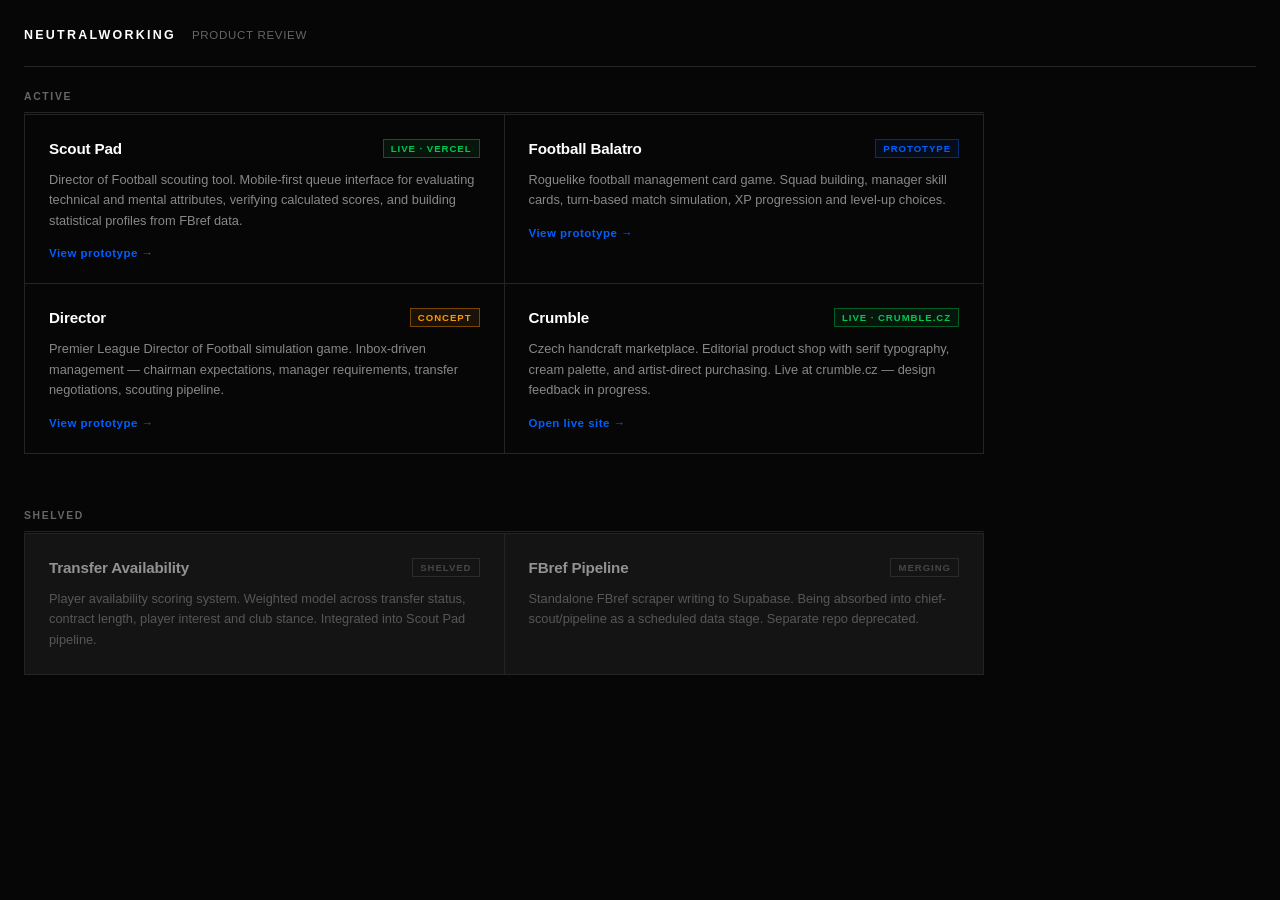
<file: index.html>
<!doctype html>
<html lang="en">
<head>
  <meta charset="UTF-8" />
  <meta name="viewport" content="width=device-width, initial-scale=1.0" />
  <title>neutralworking — product review</title>
  <link rel="stylesheet" href="assets/css/index.css" />
</head>
<body>
  <header class="site-header">
    <span class="site-logo">neutralworking</span>
    <span class="site-sub">product review</span>
  </header>

  <div class="section-label">Active</div>

  <main class="grid">

    <a class="card" href="prototypes/scout-pad/">
      <div class="card-top">
        <span class="card-name">Scout Pad</span>
        <span class="badge badge-live">Live · Vercel</span>
      </div>
      <p class="card-desc">Director of Football scouting tool. Mobile-first queue interface for evaluating technical and mental attributes, verifying calculated scores, and building statistical profiles from FBref data.</p>
      <span class="card-link">View prototype &rarr;</span>
    </a>

    <a class="card" href="prototypes/fbal/">
      <div class="card-top">
        <span class="card-name">Football Balatro</span>
        <span class="badge badge-proto">Prototype</span>
      </div>
      <p class="card-desc">Roguelike football management card game. Squad building, manager skill cards, turn-based match simulation, XP progression and level-up choices.</p>
      <span class="card-link">View prototype &rarr;</span>
    </a>

    <a class="card" href="prototypes/director/">
      <div class="card-top">
        <span class="card-name">Director</span>
        <span class="badge badge-dev">Concept</span>
      </div>
      <p class="card-desc">Premier League Director of Football simulation game. Inbox-driven management — chairman expectations, manager requirements, transfer negotiations, scouting pipeline.</p>
      <span class="card-link">View prototype &rarr;</span>
    </a>

    <a class="card" href="https://crumble.cz" target="_blank" rel="noopener">
      <div class="card-top">
        <span class="card-name">Crumble</span>
        <span class="badge badge-live">Live · crumble.cz</span>
      </div>
      <p class="card-desc">Czech handcraft marketplace. Editorial product shop with serif typography, cream palette, and artist-direct purchasing. Live at crumble.cz — design feedback in progress.</p>
      <span class="card-link">Open live site &rarr;</span>
    </a>

  </main>

  <div class="section-label" style="margin-top:32px;">Shelved</div>

  <main class="grid">

    <div class="card" style="opacity:0.5;cursor:default;">
      <div class="card-top">
        <span class="card-name">Transfer Availability</span>
        <span class="badge badge-shelf">Shelved</span>
      </div>
      <p class="card-desc">Player availability scoring system. Weighted model across transfer status, contract length, player interest and club stance. Integrated into Scout Pad pipeline.</p>
    </div>

    <div class="card" style="opacity:0.5;cursor:default;">
      <div class="card-top">
        <span class="card-name">FBref Pipeline</span>
        <span class="badge badge-shelf">Merging</span>
      </div>
      <p class="card-desc">Standalone FBref scraper writing to Supabase. Being absorbed into chief-scout/pipeline as a scheduled data stage. Separate repo deprecated.</p>
    </div>

  </main>

</body>
</html>
</file>
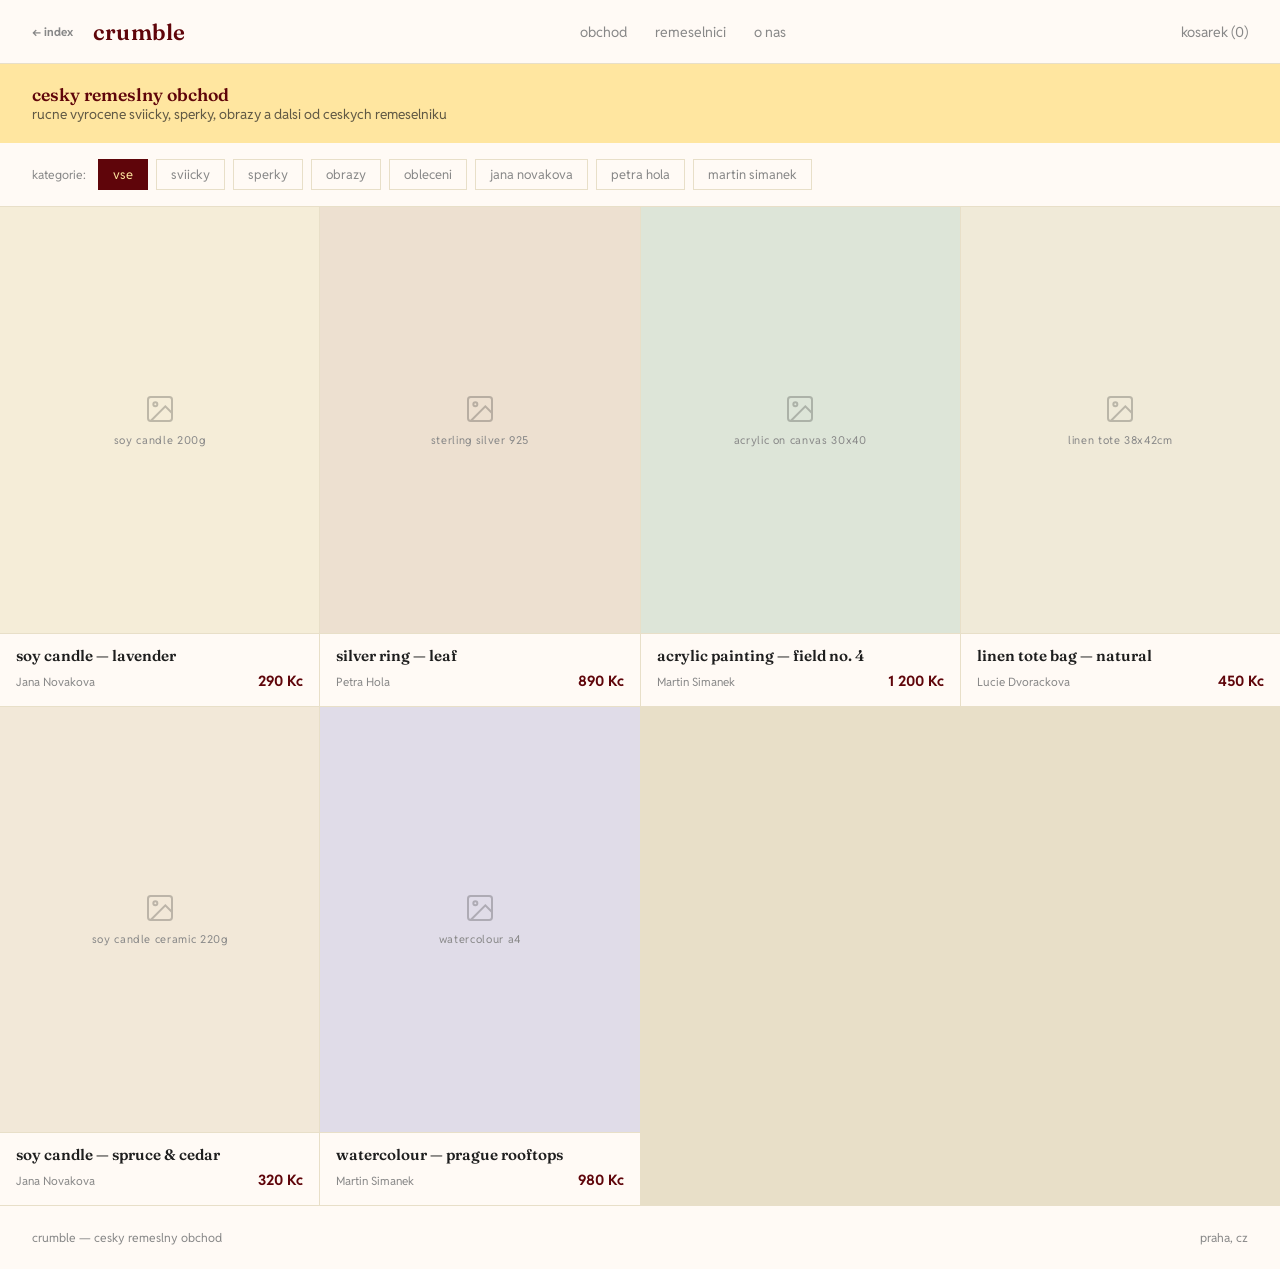
<file: prototypes/crumble/index.html>
<!doctype html>
<html lang="en">
<head>
  <meta charset="UTF-8" />
  <meta name="viewport" content="width=device-width, initial-scale=1.0" />
  <title>Crumble — Cesky remeslny obchod</title>
  <link rel="preconnect" href="https://fonts.googleapis.com" />
  <link rel="preconnect" href="https://fonts.gstatic.com" crossorigin />
  <link href="https://fonts.googleapis.com/css2?family=Fraunces:opsz,wght@9..144,400;9..144,600&family=Reddit+Sans:wght@400;700&display=swap" rel="stylesheet" />
  <style>
    :root {
      --color-burgundy: #5f050a;
      --color-vanilla: #ffe6a0;
      --color-carbon: #1e1e1e;
      --color-seashell: #fffaf5;
      --color-lime: #c8d278;
      --color-olive: #5a643c;
      --color-pink: #e6a0af;
      --color-mid: #888;
      --color-rule: #e8dfc8;
    }

    *, *::before, *::after { box-sizing: border-box; margin: 0; padding: 0; }

    body {
      background: var(--color-seashell);
      color: var(--color-carbon);
      font-family: "Reddit Sans", system-ui, sans-serif;
      font-size: 16px;
      min-height: 100vh;
    }

    h1, h2, h3, .logo { font-family: "Fraunces", Georgia, serif; }

    a { color: inherit; text-decoration: none; }

    /* ── Header ── */
    .site-header {
      border-bottom: 1px solid var(--color-rule);
      padding: 0 32px;
      display: flex;
      align-items: center;
      justify-content: space-between;
      height: 64px;
    }

    .logo {
      font-size: 1.4rem;
      font-weight: 600;
      text-transform: lowercase;
      color: var(--color-burgundy);
      letter-spacing: 0.01em;
    }

    .nav {
      display: flex;
      gap: 28px;
      font-size: 0.875rem;
      color: var(--color-mid);
    }

    .nav a:hover { color: var(--color-carbon); }

    .cart-icon {
      font-size: 0.875rem;
      color: var(--color-mid);
      cursor: pointer;
    }

    /* ── Hero band ── */
    .hero-band {
      background: var(--color-vanilla);
      padding: 20px 32px;
      display: flex;
      align-items: center;
      gap: 16px;
    }

    .hero-band h1 {
      font-size: 1.1rem;
      font-weight: 600;
      text-transform: lowercase;
      color: var(--color-burgundy);
    }

    .hero-band p {
      font-size: 0.85rem;
      color: var(--color-carbon);
      opacity: 0.7;
    }

    /* ── Filter bar ── */
    .filter-bar {
      padding: 16px 32px;
      border-bottom: 1px solid var(--color-rule);
      display: flex;
      gap: 8px;
      flex-wrap: wrap;
      align-items: center;
    }

    .filter-label {
      font-size: 0.75rem;
      color: var(--color-mid);
      margin-right: 4px;
      text-transform: lowercase;
    }

    .filter-btn {
      border: 1px solid var(--color-rule);
      background: transparent;
      color: var(--color-mid);
      font-family: "Reddit Sans", system-ui, sans-serif;
      font-size: 0.8rem;
      text-transform: lowercase;
      padding: 6px 14px;
      border-radius: 0;
      cursor: pointer;
      transition: all 0.15s;
    }

    .filter-btn:hover { border-color: var(--color-carbon); color: var(--color-carbon); }
    .filter-btn.active { background: var(--color-burgundy); border-color: var(--color-burgundy); color: var(--color-vanilla); }

    /* ── Product grid ── */
    .product-grid {
      display: grid;
      grid-template-columns: repeat(auto-fill, minmax(260px, 1fr));
      gap: 1px;
      background: var(--color-rule);
    }

    .product-card {
      background: var(--color-seashell);
      cursor: pointer;
      transition: background 0.15s;
    }

    .product-card:hover { background: #fff8ee; }

    .product-image {
      aspect-ratio: 3/4;
      display: flex;
      align-items: center;
      justify-content: center;
      position: relative;
      overflow: hidden;
    }

    .product-image-placeholder {
      display: flex;
      flex-direction: column;
      align-items: center;
      gap: 8px;
    }
    .product-image-placeholder svg {
      opacity: 0.25;
    }
    .product-image-placeholder span {
      font-size: 0.68rem;
      color: var(--color-mid);
      text-transform: lowercase;
      letter-spacing: 0.06em;
    }

    .product-overlay {
      position: absolute;
      inset: 0;
      background: rgba(255,230,160,0.15);
      display: flex;
      align-items: flex-end;
      padding: 16px;
      opacity: 0;
      transition: opacity 0.2s;
    }

    .product-card:hover .product-overlay { opacity: 1; }

    .product-overlay-btn {
      width: 100%;
      border: 1px solid var(--color-burgundy);
      background: var(--color-seashell);
      color: var(--color-burgundy);
      font-family: "Reddit Sans", system-ui, sans-serif;
      font-size: 0.78rem;
      text-transform: lowercase;
      padding: 9px;
      border-radius: 0;
      cursor: pointer;
      font-weight: 700;
    }

    .product-info {
      padding: 12px 16px 16px;
      border-top: 1px solid var(--color-rule);
    }

    .product-title {
      font-family: "Fraunces", Georgia, serif;
      font-size: 0.95rem;
      font-weight: 600;
      text-transform: lowercase;
      margin-bottom: 6px;
    }

    .product-meta {
      display: flex;
      justify-content: space-between;
      align-items: baseline;
    }

    .product-artist {
      font-size: 0.72rem;
      color: var(--color-mid);
    }

    .product-price {
      font-size: 0.9rem;
      font-weight: 700;
      color: var(--color-burgundy);
    }

    /* ── Footer ── */
    .site-footer {
      border-top: 1px solid var(--color-rule);
      padding: 24px 32px;
      display: flex;
      justify-content: space-between;
    }

    .footer-text {
      font-size: 0.75rem;
      color: var(--color-mid);
      text-transform: lowercase;
    }
  </style>
</head>
<body>

  <header class="site-header">
    <div style="display:flex;align-items:center;gap:20px;">
      <a href="../../index.html" style="font-size:0.72rem;color:var(--color-mid);text-decoration:none;font-weight:700;">← index</a>
      <span class="logo">crumble</span>
    </div>
    <nav class="nav">
      <a href="#">obchod</a>
      <a href="#">remeselnici</a>
      <a href="#">o nas</a>
    </nav>
    <span class="cart-icon">kosarek (0)</span>
  </header>

  <div class="hero-band">
    <div>
      <h1>cesky remeslny obchod</h1>
      <p>rucne vyrocene sviicky, sperky, obrazy a dalsi od ceskych remeselniku</p>
    </div>
  </div>

  <div class="filter-bar">
    <span class="filter-label">kategorie:</span>
    <button class="filter-btn active" onclick="setFilter(this)">vse</button>
    <button class="filter-btn" onclick="setFilter(this)">sviicky</button>
    <button class="filter-btn" onclick="setFilter(this)">sperky</button>
    <button class="filter-btn" onclick="setFilter(this)">obrazy</button>
    <button class="filter-btn" onclick="setFilter(this)">obleceni</button>
    <button class="filter-btn" onclick="setFilter(this)">Jana Novakova</button>
    <button class="filter-btn" onclick="setFilter(this)">Petra Hola</button>
    <button class="filter-btn" onclick="setFilter(this)">Martin Simanek</button>
  </div>

  <div class="product-grid">

    <div class="product-card">
      <div class="product-image" style="background:#f5edd8;">
        <div class="product-image-placeholder"><svg width="32" height="32" viewBox="0 0 24 24" fill="none" stroke="currentColor" stroke-width="1.5"><rect x="3" y="3" width="18" height="18" rx="2"/><circle cx="8.5" cy="8.5" r="1.5"/><path d="m21 15-5-5L5 21"/></svg><span>soy candle 200g</span></div>
        <div class="product-overlay"><button class="product-overlay-btn">pridat do kosarku</button></div>
      </div>
      <div class="product-info">
        <div class="product-title">soy candle &mdash; lavender</div>
        <div class="product-meta">
          <span class="product-artist">Jana Novakova</span>
          <span class="product-price">290 Kc</span>
        </div>
      </div>
    </div>

    <div class="product-card">
      <div class="product-image" style="background:#ede0d0;">
        <div class="product-image-placeholder"><svg width="32" height="32" viewBox="0 0 24 24" fill="none" stroke="currentColor" stroke-width="1.5"><rect x="3" y="3" width="18" height="18" rx="2"/><circle cx="8.5" cy="8.5" r="1.5"/><path d="m21 15-5-5L5 21"/></svg><span>sterling silver 925</span></div>
        <div class="product-overlay"><button class="product-overlay-btn">pridat do kosarku</button></div>
      </div>
      <div class="product-info">
        <div class="product-title">silver ring &mdash; leaf</div>
        <div class="product-meta">
          <span class="product-artist">Petra Hola</span>
          <span class="product-price">890 Kc</span>
        </div>
      </div>
    </div>

    <div class="product-card">
      <div class="product-image" style="background:#dde5d8;">
        <div class="product-image-placeholder"><svg width="32" height="32" viewBox="0 0 24 24" fill="none" stroke="currentColor" stroke-width="1.5"><rect x="3" y="3" width="18" height="18" rx="2"/><circle cx="8.5" cy="8.5" r="1.5"/><path d="m21 15-5-5L5 21"/></svg><span>acrylic on canvas 30x40</span></div>
        <div class="product-overlay"><button class="product-overlay-btn">pridat do kosarku</button></div>
      </div>
      <div class="product-info">
        <div class="product-title">acrylic painting &mdash; field no. 4</div>
        <div class="product-meta">
          <span class="product-artist">Martin Simanek</span>
          <span class="product-price">1 200 Kc</span>
        </div>
      </div>
    </div>

    <div class="product-card">
      <div class="product-image" style="background:#f0ead8;">
        <div class="product-image-placeholder"><svg width="32" height="32" viewBox="0 0 24 24" fill="none" stroke="currentColor" stroke-width="1.5"><rect x="3" y="3" width="18" height="18" rx="2"/><circle cx="8.5" cy="8.5" r="1.5"/><path d="m21 15-5-5L5 21"/></svg><span>linen tote 38x42cm</span></div>
        <div class="product-overlay"><button class="product-overlay-btn">pridat do kosarku</button></div>
      </div>
      <div class="product-info">
        <div class="product-title">linen tote bag &mdash; natural</div>
        <div class="product-meta">
          <span class="product-artist">Lucie Dvorackova</span>
          <span class="product-price">450 Kc</span>
        </div>
      </div>
    </div>

    <div class="product-card">
      <div class="product-image" style="background:#f2e8d8;">
        <div class="product-image-placeholder"><svg width="32" height="32" viewBox="0 0 24 24" fill="none" stroke="currentColor" stroke-width="1.5"><rect x="3" y="3" width="18" height="18" rx="2"/><circle cx="8.5" cy="8.5" r="1.5"/><path d="m21 15-5-5L5 21"/></svg><span>soy candle ceramic 220g</span></div>
        <div class="product-overlay"><button class="product-overlay-btn">pridat do kosarku</button></div>
      </div>
      <div class="product-info">
        <div class="product-title">soy candle &mdash; spruce &amp; cedar</div>
        <div class="product-meta">
          <span class="product-artist">Jana Novakova</span>
          <span class="product-price">320 Kc</span>
        </div>
      </div>
    </div>

    <div class="product-card">
      <div class="product-image" style="background:#e0dce8;">
        <div class="product-image-placeholder"><svg width="32" height="32" viewBox="0 0 24 24" fill="none" stroke="currentColor" stroke-width="1.5"><rect x="3" y="3" width="18" height="18" rx="2"/><circle cx="8.5" cy="8.5" r="1.5"/><path d="m21 15-5-5L5 21"/></svg><span>watercolour A4</span></div>
        <div class="product-overlay"><button class="product-overlay-btn">pridat do kosarku</button></div>
      </div>
      <div class="product-info">
        <div class="product-title">watercolour &mdash; prague rooftops</div>
        <div class="product-meta">
          <span class="product-artist">Martin Simanek</span>
          <span class="product-price">980 Kc</span>
        </div>
      </div>
    </div>

  </div>

  <footer class="site-footer">
    <span class="footer-text">crumble &mdash; cesky remeslny obchod</span>
    <span class="footer-text">Praha, CZ</span>
  </footer>

  <script>
    function setFilter(btn) {
      document.querySelectorAll('.filter-btn').forEach(b => b.classList.remove('active'));
      btn.classList.add('active');
    }
  </script>

</body>
</html>
</file>
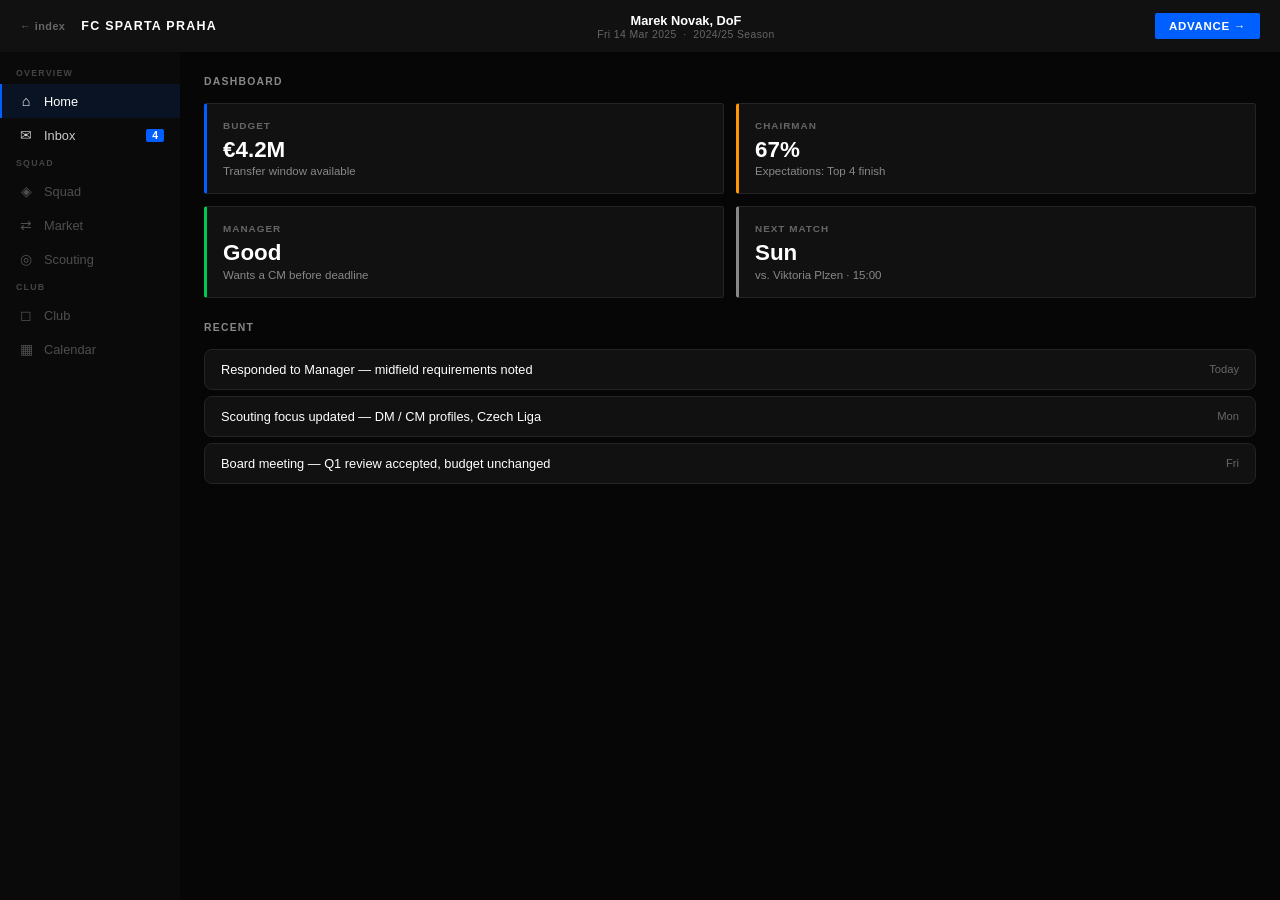
<file: prototypes/director/index.html>
<!doctype html>
<html lang="en">
<head>
  <meta charset="UTF-8" />
  <meta name="viewport" content="width=device-width, initial-scale=1.0" />
  <title>Director — DoF Simulation</title>
  <style>
    :root {
      --bg: #060606;
      --surface: #111111;
      --surface2: #1a1a1a;
      --border: #242424;
      --border2: #333333;
      --accent: #005FFF;
      --accent-dim: rgba(0,95,255,0.10);
      --accent-border: rgba(0,95,255,0.35);
      --green: #00C853;
      --amber: #FF9800;
      --amber-dim: rgba(255,152,0,0.10);
      --red: #FF2442;
      --text: #ffffff;
      --text2: #888888;
      --text3: #666666;
      --sidebar-bg: #0a0a0a;
      --sidebar-text: #cccccc;
      --sidebar-text2: #444444;
      --sidebar-active: #005FFF;
    }

    *, *::before, *::after { box-sizing: border-box; margin: 0; padding: 0; }

    body {
      background: var(--bg);
      color: var(--text);
      font-family: "Helvetica Neue", Helvetica, Arial, sans-serif;
      height: 100vh;
      overflow: hidden;
      display: flex;
      flex-direction: column;
    }

    /* ── Top bar ── */
    .topbar {
      height: 52px;
      background: var(--surface);
      color: var(--text);
      display: flex;
      align-items: center;
      justify-content: space-between;
      padding: 0 20px;
      flex-shrink: 0;
    }

    .topbar-club {
      font-size: 0.78rem;
      font-weight: 700;
      letter-spacing: 0.1em;
      text-transform: uppercase;
    }

    .topbar-center {
      display: flex;
      flex-direction: column;
      align-items: center;
      gap: 1px;
    }

    .topbar-director { font-size: 0.8rem; font-weight: 600; }
    .topbar-meta { font-size: 0.65rem; color: var(--text3); letter-spacing: 0.04em; }

    .topbar-advance {
      background: var(--accent);
      border: none;
      color: white;
      font-size: 0.72rem;
      font-weight: 700;
      letter-spacing: 0.06em;
      text-transform: uppercase;
      padding: 7px 14px;
      border-radius: 2px;
      cursor: pointer;
    }

    /* ── App layout ── */
    .app-layout {
      display: flex;
      flex: 1;
      overflow: hidden;
    }

    /* ── Sidebar ── */
    .sidebar {
      width: 180px;
      background: var(--sidebar-bg);
      flex-shrink: 0;
      display: flex;
      flex-direction: column;
      padding: 16px 0;
      overflow-y: auto;
    }

    .sidebar-section {
      margin-bottom: 6px;
    }

    .sidebar-heading {
      font-size: 0.55rem;
      font-weight: 700;
      letter-spacing: 0.14em;
      text-transform: uppercase;
      color: var(--sidebar-text2);
      padding: 0 16px 6px;
    }

    .sidebar-link {
      display: flex;
      align-items: center;
      gap: 10px;
      padding: 9px 16px;
      font-size: 0.8rem;
      color: var(--sidebar-text);
      cursor: pointer;
      transition: background 0.1s, color 0.1s;
      border-left: 2px solid transparent;
      user-select: none;
    }

    .sidebar-link:hover { background: rgba(255,255,255,0.05); }
    .sidebar-link--dim { opacity: 0.35; cursor: default; pointer-events: none; }

    .sidebar-link.active {
      color: white;
      border-left-color: var(--accent);
      background: var(--accent-dim);
    }

    .sidebar-icon { font-size: 0.9rem; width: 16px; text-align: center; }

    /* ── Main content ── */
    .main-content {
      flex: 1;
      overflow-y: auto;
      padding: 24px;
    }

    .screen { display: none; }
    .screen.active { display: block; }

    /* ── Home screen ── */
    .screen-title {
      font-size: 0.65rem;
      font-weight: 700;
      letter-spacing: 0.12em;
      text-transform: uppercase;
      color: var(--text2);
      margin-bottom: 16px;
    }

    .status-grid {
      display: grid;
      grid-template-columns: repeat(2, 1fr);
      gap: 12px;
      margin-bottom: 24px;
    }

    .status-tile {
      background: var(--surface);
      border: 1px solid var(--border);
      border-radius: 3px;
      padding: 16px;
    }

    .tile-label {
      font-size: 0.62rem;
      font-weight: 700;
      letter-spacing: 0.1em;
      text-transform: uppercase;
      color: var(--text3);
      margin-bottom: 8px;
    }

    .tile-value {
      font-size: 1.4rem;
      font-weight: 800;
      color: var(--text);
      line-height: 1;
      margin-bottom: 4px;
    }

    .tile-sub {
      font-size: 0.72rem;
      color: var(--text2);
    }

    .tile-good { border-left: 3px solid var(--accent); }
    .tile-warn { border-left: 3px solid var(--amber); }
    .tile-ok   { border-left: 3px solid var(--green); }
    .tile-info { border-left: 3px solid var(--text2); }

    /* ── Inbox screen ── */
    .inbox-list { display: flex; flex-direction: column; gap: 1px; }

    .inbox-item {
      background: var(--surface);
      border: 1px solid var(--border);
      border-radius: 3px;
      padding: 14px 16px;
      display: flex;
      gap: 12px;
      align-items: flex-start;
      cursor: pointer;
      transition: background 0.1s;
      margin-bottom: 6px;
    }

    .inbox-item:hover { background: var(--surface2); }
    .inbox-item.unread { border-left: 3px solid var(--accent); }

    .inbox-sender-tag {
      font-size: 0.62rem;
      font-weight: 700;
      letter-spacing: 0.07em;
      text-transform: uppercase;
      padding: 2px 6px;
      border-radius: 4px;
      white-space: nowrap;
      flex-shrink: 0;
      margin-top: 1px;
    }

    .tag-chairman { background: rgba(255,152,0,0.10); color: var(--amber); }
    .tag-manager  { background: var(--accent-dim); color: var(--accent); }
    .tag-scout    { background: rgba(0,200,83,0.10); color: var(--green); }
    .tag-agent    { background: rgba(255,36,66,0.10); color: var(--red); }

    .inbox-body { flex: 1; min-width: 0; }

    .inbox-from {
      font-size: 0.8rem;
      font-weight: 700;
      margin-bottom: 3px;
    }

    .inbox-subject {
      font-size: 0.8rem;
      color: var(--text);
      margin-bottom: 3px;
      white-space: nowrap;
      overflow: hidden;
      text-overflow: ellipsis;
    }

    .inbox-preview {
      font-size: 0.73rem;
      color: var(--text2);
      white-space: nowrap;
      overflow: hidden;
      text-overflow: ellipsis;
    }

    .inbox-date {
      font-size: 0.65rem;
      color: var(--text3);
      white-space: nowrap;
      flex-shrink: 0;
    }
  </style>
</head>
<body>

  <!-- Top bar -->
  <div class="topbar">
    <div style="display:flex;align-items:center;gap:16px;">
      <a href="../../index.html" style="font-size:0.68rem;color:var(--text3);text-decoration:none;font-weight:700;letter-spacing:0.04em;">← index</a>
      <span class="topbar-club">FC Sparta Praha</span>
    </div>
    <div class="topbar-center">
      <span class="topbar-director">Marek Novak, DoF</span>
      <span class="topbar-meta">Fri 14 Mar 2025 &nbsp;·&nbsp; 2024/25 Season</span>
    </div>
    <button class="topbar-advance">Advance &rarr;</button>
  </div>

  <div class="app-layout">

    <!-- Sidebar -->
    <nav class="sidebar">
      <div class="sidebar-section">
        <div class="sidebar-heading">Overview</div>
        <div class="sidebar-link active" onclick="showScreen('home', this)">
          <span class="sidebar-icon">⌂</span> Home
        </div>
        <div class="sidebar-link" onclick="showScreen('inbox', this)">
          <span class="sidebar-icon">✉</span> Inbox
          <span style="margin-left:auto;font-size:0.65rem;background:var(--accent);color:white;padding:1px 6px;border-radius:2px;font-weight:700;">4</span>
        </div>
      </div>
      <div class="sidebar-section">
        <div class="sidebar-heading">Squad</div>
        <div class="sidebar-link sidebar-link--dim">
          <span class="sidebar-icon">◈</span> Squad
        </div>
        <div class="sidebar-link sidebar-link--dim">
          <span class="sidebar-icon">⇄</span> Market
        </div>
        <div class="sidebar-link sidebar-link--dim">
          <span class="sidebar-icon">◎</span> Scouting
        </div>
      </div>
      <div class="sidebar-section">
        <div class="sidebar-heading">Club</div>
        <div class="sidebar-link sidebar-link--dim">
          <span class="sidebar-icon">◻</span> Club
        </div>
        <div class="sidebar-link sidebar-link--dim">
          <span class="sidebar-icon">▦</span> Calendar
        </div>
      </div>
    </nav>

    <!-- Main -->
    <main class="main-content">

      <!-- Home screen -->
      <div class="screen active" id="screen-home">
        <div class="screen-title">Dashboard</div>
        <div class="status-grid">
          <div class="status-tile tile-good">
            <div class="tile-label">Budget</div>
            <div class="tile-value">€4.2M</div>
            <div class="tile-sub">Transfer window available</div>
          </div>
          <div class="status-tile tile-warn">
            <div class="tile-label">Chairman</div>
            <div class="tile-value">67%</div>
            <div class="tile-sub">Expectations: Top 4 finish</div>
          </div>
          <div class="status-tile tile-ok">
            <div class="tile-label">Manager</div>
            <div class="tile-value">Good</div>
            <div class="tile-sub">Wants a CM before deadline</div>
          </div>
          <div class="status-tile tile-info">
            <div class="tile-label">Next Match</div>
            <div class="tile-value">Sun</div>
            <div class="tile-sub">vs. Viktoria Plzen &middot; 15:00</div>
          </div>
        </div>
        <div class="screen-title">Recent</div>
        <div style="display:flex;flex-direction:column;gap:6px;">
          <div style="background:var(--surface);border:1px solid var(--border);border-radius:8px;padding:12px 16px;font-size:0.8rem;display:flex;justify-content:space-between;align-items:center;">
            <span style="color:var(--text);">Responded to Manager — midfield requirements noted</span>
            <span style="color:var(--text3);font-size:0.7rem;white-space:nowrap;margin-left:16px;">Today</span>
          </div>
          <div style="background:var(--surface);border:1px solid var(--border);border-radius:8px;padding:12px 16px;font-size:0.8rem;display:flex;justify-content:space-between;align-items:center;">
            <span style="color:var(--text);">Scouting focus updated — DM / CM profiles, Czech Liga</span>
            <span style="color:var(--text3);font-size:0.7rem;white-space:nowrap;margin-left:16px;">Mon</span>
          </div>
          <div style="background:var(--surface);border:1px solid var(--border);border-radius:8px;padding:12px 16px;font-size:0.8rem;display:flex;justify-content:space-between;align-items:center;">
            <span style="color:var(--text);">Board meeting — Q1 review accepted, budget unchanged</span>
            <span style="color:var(--text3);font-size:0.7rem;white-space:nowrap;margin-left:16px;">Fri</span>
          </div>
        </div>
      </div>

      <!-- Inbox screen -->
      <div class="screen" id="screen-inbox">
        <div class="screen-title">Inbox &mdash; 4 unread</div>
        <div class="inbox-list">

          <div class="inbox-item unread">
            <span class="inbox-sender-tag tag-chairman">Chairman</span>
            <div class="inbox-body">
              <div class="inbox-from">Josef Kolar &mdash; Club Chairman</div>
              <div class="inbox-subject">Q1 Performance Review</div>
              <div class="inbox-preview">Transfer spend is within budget. The board expects improvement in squad depth before the winter window closes...</div>
            </div>
            <span class="inbox-date">Today</span>
          </div>

          <div class="inbox-item unread">
            <span class="inbox-sender-tag tag-manager">Manager</span>
            <div class="inbox-body">
              <div class="inbox-from">Pavel Dvorak &mdash; Head Coach</div>
              <div class="inbox-subject">We need a holding midfielder</div>
              <div class="inbox-preview">After Sunday's match I need to be direct — our midfield is too exposed without a dedicated DM. This is Priority 1 for me...</div>
            </div>
            <span class="inbox-date">Today</span>
          </div>

          <div class="inbox-item unread">
            <span class="inbox-sender-tag tag-scout">Scout</span>
            <div class="inbox-body">
              <div class="inbox-from">Tomas Beran &mdash; Chief Scout</div>
              <div class="inbox-subject">Weekly Recruitment Update</div>
              <div class="inbox-preview">Three profiles flagged this week matching CM/DM criteria. Recommending Marek Cech (Bohemians) as priority visit...</div>
            </div>
            <span class="inbox-date">Mon</span>
          </div>

          <div class="inbox-item unread">
            <span class="inbox-sender-tag tag-agent">Agent</span>
            <div class="inbox-body">
              <div class="inbox-from">Lukas Stransky &mdash; Sports Agent</div>
              <div class="inbox-subject">Client available for loan</div>
              <div class="inbox-preview">My client, Ondrej Fiala (24, CM, Sigma Olomouc) is open to a move this window. Very reasonable fee...</div>
            </div>
            <span class="inbox-date">Sun</span>
          </div>

          <div class="inbox-item">
            <span class="inbox-sender-tag tag-manager">Manager</span>
            <div class="inbox-body">
              <div class="inbox-from">Pavel Dvorak &mdash; Head Coach</div>
              <div class="inbox-subject">Squad Strength Review &mdash; March</div>
              <div class="inbox-preview">Overall I am satisfied with the group. The new signing has integrated well. Fitness levels are good ahead of the run-in...</div>
            </div>
            <span class="inbox-date">Sat</span>
          </div>

        </div>
      </div>

    </main>
  </div>

  <script>
    function showScreen(name, link) {
      document.querySelectorAll('.screen').forEach(s => s.classList.remove('active'));
      document.querySelectorAll('.sidebar-link').forEach(l => l.classList.remove('active'));
      document.getElementById('screen-' + name).classList.add('active');
      link.classList.add('active');
    }
  </script>

</body>
</html>
</file>
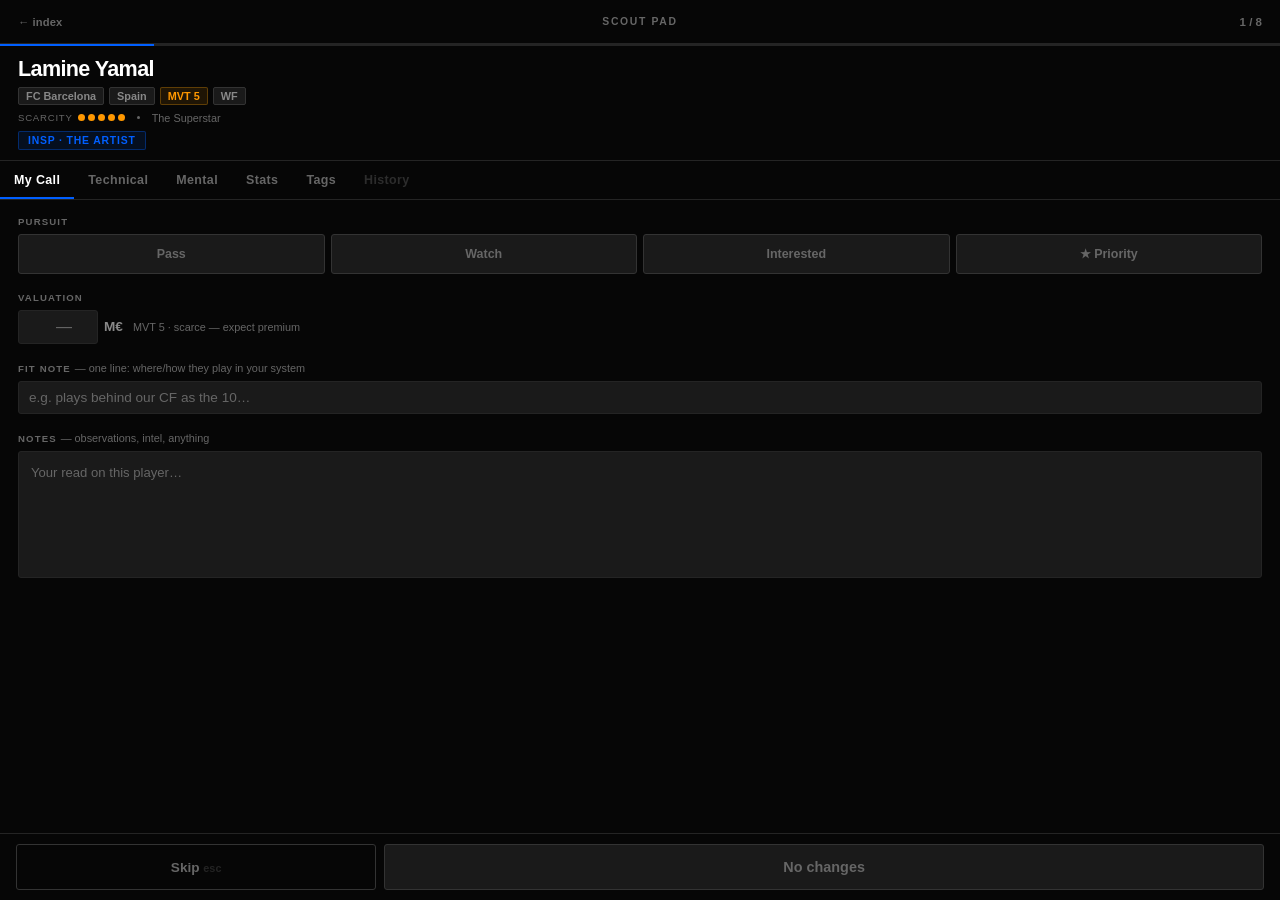
<file: prototypes/scout-pad/index.html>
<!doctype html>
<html lang="en">
<head>
  <meta charset="UTF-8" />
  <meta name="viewport" content="width=device-width, initial-scale=1.0" />
  <title>Scout Pad — Lamine Yamal</title>
  <style>
    :root {
      --bg: #060606;
      --surface: #111111;
      --surface2: #1a1a1a;
      --border: #242424;
      --border2: #333333;
      --accent: #005FFF;
      --accent-dim: rgba(0,95,255,0.10);
      --accent-border: rgba(0,95,255,0.35);
      --green: #00C853;
      --green-dim: rgba(0,200,83,0.10);
      --green-glow: rgba(0,200,83,0.22);
      --amber: #FF9800;
      --amber-dim: rgba(255,152,0,0.10);
      --amber-glow: rgba(255,152,0,0.28);
      --red: #FF2442;
      --red-dim: rgba(255,36,66,0.10);
      --text: #ffffff;
      --text2: #888888;
      --text3: #666666;
    }

    *, *::before, *::after {
      box-sizing: border-box;
      -webkit-tap-highlight-color: transparent;
    }
    html, body {
      height: 100%;
      overflow: hidden;
      margin: 0;
    }
    body {
      background: var(--bg);
      color: var(--text);
      font-family: "Helvetica Neue", Helvetica, Arial, sans-serif;
      overscroll-behavior: none;
    }

    /* Shell */
    .shell {
      display: flex;
      flex-direction: column;
      height: 100dvh;
      overflow: hidden;
    }

    /* Topbar */
    .topbar {
      display: flex;
      align-items: center;
      justify-content: space-between;
      padding: 0 18px;
      height: 44px;
      flex-shrink: 0;
      border-bottom: 1px solid var(--border);
    }
    .topbar-back {
      font-size: 0.7rem;
      font-weight: 600;
      color: var(--text3);
      text-decoration: none;
      letter-spacing: 0.01em;
    }
    .topbar-back:hover { color: var(--text2); }
    .topbar-logo {
      font-size: 0.65rem;
      font-weight: 800;
      letter-spacing: 0.16em;
      text-transform: uppercase;
      color: var(--text3);
      position: absolute;
      left: 50%;
      transform: translateX(-50%);
    }
    .topbar-count {
      font-size: 0.72rem;
      font-weight: 600;
      color: var(--text3);
    }

    /* Progress track */
    .progress-track {
      height: 2px;
      background: var(--border);
      flex-shrink: 0;
    }
    .progress-fill {
      height: 100%;
      background: var(--accent);
      width: 12%;
    }

    /* Player brief */
    .player-brief {
      padding: 11px 18px 10px;
      border-bottom: 1px solid var(--border);
      flex-shrink: 0;
    }
    .brief-name {
      font-size: 1.35rem;
      font-weight: 800;
      letter-spacing: -0.03em;
      line-height: 1.1;
      margin-bottom: 6px;
    }
    .brief-badges {
      display: flex;
      flex-wrap: wrap;
      gap: 5px;
      align-items: center;
      margin-bottom: 7px;
    }
    .badge {
      display: inline-flex;
      align-items: center;
      border-radius: 2px;
      padding: 2px 7px;
      font-size: 0.68rem;
      font-weight: 700;
      border: 1px solid transparent;
    }
    .badge-club   { background: var(--surface2); color: var(--text2); border-color: var(--border2); }
    .badge-nation { background: var(--surface2); color: var(--text2); border-color: var(--border2); }
    .badge-pos    { background: var(--surface2); color: var(--text2); border-color: var(--border2); }
    .badge-mvt    { background: var(--amber-dim); color: var(--amber); border-color: rgba(245,158,11,0.3); }

    .brief-metrics-row {
      display: flex;
      flex-wrap: wrap;
      align-items: center;
      gap: 10px;
      margin-bottom: 6px;
    }
    .scarcity-group {
      display: flex;
      align-items: center;
      gap: 5px;
    }
    .scarcity-label {
      font-size: 0.6rem;
      color: var(--text3);
      text-transform: uppercase;
      letter-spacing: 0.08em;
    }
    .dot-row { display: flex; gap: 3px; align-items: center; }
    .dot { width: 7px; height: 7px; border-radius: 50%; display: inline-block; }
    .dot-on  { background: var(--amber); }
    .dot-off { background: var(--border2); }

    .arch-label {
      font-size: 0.68rem;
      color: var(--text3);
      font-weight: 500;
    }
    .brief-sep {
      display: inline-block;
      width: 3px;
      height: 3px;
      border-radius: 50%;
      background: var(--text3);
      margin: 0 2px;
      vertical-align: middle;
    }

    .personality-chip {
      display: inline-flex;
      align-items: center;
      gap: 5px;
      background: var(--accent-dim);
      border: 1px solid var(--accent-border);
      border-radius: 2px;
      padding: 3px 9px;
      font-size: 0.65rem;
      font-weight: 700;
      color: var(--accent);
      letter-spacing: 0.08em;
      text-transform: uppercase;
    }

    /* Body split */
    .body-split {
      flex: 1;
      display: flex;
      flex-direction: column;
      overflow: hidden;
      min-height: 0;
    }

    /* Tab bar */
    .tab-bar {
      display: flex;
      border-bottom: 1px solid var(--border);
      flex-shrink: 0;
      overflow-x: auto;
      scrollbar-width: none;
    }
    .tab-bar::-webkit-scrollbar { display: none; }
    .tab-btn {
      flex-shrink: 0;
      height: 38px;
      padding: 0 14px;
      font-size: 0.78rem;
      font-weight: 700;
      background: transparent;
      border: none;
      color: var(--text3);
      cursor: pointer;
      position: relative;
      letter-spacing: 0.03em;
      white-space: nowrap;
    }
    .tab-btn.active { color: var(--text); }
    .tab-btn.active::after {
      content: "";
      position: absolute;
      bottom: 0;
      left: 0;
      right: 0;
      height: 2px;
      background: var(--accent);
    }
    .tab-btn.tab-disabled {
      opacity: 0.4;
      pointer-events: none;
      cursor: default;
    }

    /* Tab content */
    .tab-content {
      flex: 1;
      overflow-y: auto;
      scrollbar-width: none;
    }
    .tab-content::-webkit-scrollbar { display: none; }
    .tab-panel { display: none; }
    .tab-panel.active { display: block; }

    /* ── MY CALL TAB ── */
    .mycall-tab {
      padding: 16px 18px;
      display: flex;
      flex-direction: column;
      gap: 18px;
    }
    .dof-section {
      display: flex;
      flex-direction: column;
      gap: 7px;
    }
    .dof-label {
      font-size: 0.6rem;
      font-weight: 700;
      letter-spacing: 0.12em;
      text-transform: uppercase;
      color: var(--text3);
    }
    .dof-label-sub {
      text-transform: none;
      letter-spacing: 0;
      font-weight: 400;
      font-size: 0.68rem;
      color: var(--text3);
    }

    /* Pursuit */
    .pursuit-row { display: flex; gap: 6px; }
    .pursuit-btn {
      flex: 1;
      height: 40px;
      border-radius: 3px;
      font-size: 0.78rem;
      font-weight: 700;
      border: 1px solid var(--border2);
      background: var(--surface2);
      color: var(--text3);
      cursor: pointer;
      transition: all 0.15s;
      white-space: nowrap;
    }
    .pursuit-btn:active { transform: scale(0.94); }
    .pursuit-btn.active-pass      { background: var(--surface); border-color: var(--text3); color: var(--text2); }
    .pursuit-btn.active-watch     { background: var(--surface2); border-color: var(--text2); color: var(--text2); }
    .pursuit-btn.active-interested { background: var(--accent-dim); border-color: var(--accent); color: var(--accent); }
    .pursuit-btn.active-priority  { background: var(--amber-dim); border-color: var(--amber); color: var(--amber); box-shadow: 0 0 14px var(--amber-glow); }

    /* Valuation */
    .valuation-row { display: flex; align-items: center; gap: 10px; flex-wrap: wrap; }
    .val-input-wrap { display: flex; align-items: center; gap: 6px; }
    .val-input {
      width: 80px;
      background: var(--surface2);
      border: 1px solid var(--border);
      border-radius: 3px;
      padding: 7px 10px;
      color: var(--text);
      font-size: 1rem;
      font-weight: 700;
      outline: none;
      font-family: inherit;
      text-align: right;
    }
    .val-input:focus { border-color: var(--accent); }
    .val-input::placeholder { color: var(--text3); font-weight: 400; }
    .val-unit { font-size: 0.85rem; font-weight: 700; color: var(--text2); }
    .val-hint { font-size: 0.68rem; color: var(--text3); }

    /* Fit + Notes */
    .fit-input {
      width: 100%;
      background: var(--surface2);
      border: 1px solid var(--border);
      border-radius: 3px;
      padding: 8px 10px;
      color: var(--text);
      font-size: 0.85rem;
      outline: none;
      font-family: inherit;
    }
    .fit-input:focus { border-color: var(--accent); }
    .fit-input::placeholder { color: var(--text3); }
    .notes-area {
      width: 100%;
      background: var(--surface2);
      border: 1px solid var(--border);
      border-radius: 3px;
      padding: 10px 12px;
      color: var(--text);
      font-size: 0.82rem;
      resize: none;
      outline: none;
      font-family: inherit;
      line-height: 1.6;
      min-height: 90px;
    }
    .notes-area::placeholder { color: var(--text3); }
    .notes-area:focus { border-color: var(--accent); }

    /* ── ATTRIBUTES TABS (Technical + Mental) ── */
    .attrs-tab { padding: 0 0 16px; }
    .attrs-section-header {
      padding: 12px 18px 8px;
      display: flex;
      align-items: baseline;
      gap: 8px;
      border-bottom: 1px solid var(--border);
    }
    .attrs-section-title {
      font-size: 0.6rem;
      font-weight: 700;
      letter-spacing: 0.12em;
      text-transform: uppercase;
      color: var(--text3);
    }
    .attrs-section-note {
      font-size: 0.6rem;
      color: var(--text3);
      font-weight: 400;
      text-transform: none;
      letter-spacing: 0;
    }

    .attr-row {
      padding: 0 18px;
      border-bottom: 1px solid var(--border);
    }
    .attr-row-inner {
      display: flex;
      align-items: center;
      gap: 8px;
      height: 44px;
    }
    .attr-name {
      flex: 1;
      font-size: 0.82rem;
      font-weight: 600;
      color: var(--text);
    }
    .attr-score {
      display: inline-flex;
      align-items: center;
      justify-content: center;
      min-width: 32px;
      height: 22px;
      border-radius: 2px;
      font-size: 0.78rem;
      font-weight: 700;
      padding: 0 5px;
    }
    /* Score tiers: 90+ accent, 75-89 green, 60-74 amber, <60 red */
    .score-accent { background: var(--accent-dim); color: var(--accent); }
    .score-green  { background: var(--green-dim);  color: var(--green); }
    .score-amber  { background: var(--amber-dim);  color: var(--amber); }
    .score-red    { background: var(--red-dim);    color: var(--red); }

    .attr-verify-btn {
      height: 26px;
      padding: 0 8px;
      border-radius: 2px;
      font-size: 0.68rem;
      font-weight: 700;
      background: var(--surface2);
      border: 1px solid var(--border2);
      color: var(--text3);
      cursor: pointer;
      white-space: nowrap;
    }
    .attr-verify-btn.verified {
      background: var(--green-dim);
      border-color: rgba(34,197,94,0.3);
      color: var(--green);
    }
    .attr-dispute-btn {
      height: 26px;
      padding: 0 8px;
      border-radius: 2px;
      font-size: 0.68rem;
      font-weight: 700;
      background: var(--surface2);
      border: 1px solid var(--border2);
      color: var(--text3);
      cursor: pointer;
      white-space: nowrap;
    }
    .attr-dispute-btn.disputed {
      background: var(--red-dim);
      border-color: rgba(239,68,68,0.3);
      color: var(--red);
    }

    /* Inline dispute panel */
    .dispute-panel {
      display: none;
      padding: 12px 0 14px;
      border-top: 1px solid var(--border);
    }
    .dispute-panel.open { display: block; }
    .dispute-source {
      font-size: 0.65rem;
      color: var(--text3);
      margin-bottom: 4px;
      line-height: 1.5;
    }
    .dispute-source strong { color: var(--text2); font-weight: 600; }
    .dispute-composite {
      font-size: 0.65rem;
      color: var(--text3);
      margin-bottom: 10px;
      line-height: 1.5;
    }
    .dispute-why-label {
      font-size: 0.6rem;
      font-weight: 700;
      letter-spacing: 0.1em;
      text-transform: uppercase;
      color: var(--text3);
      margin-bottom: 5px;
    }
    .dispute-textarea {
      width: 100%;
      background: var(--surface);
      border: 1px solid var(--border2);
      border-radius: 3px;
      padding: 8px 10px;
      color: var(--text);
      font-size: 0.78rem;
      resize: none;
      outline: none;
      font-family: inherit;
      line-height: 1.5;
      min-height: 56px;
      margin-bottom: 8px;
    }
    .dispute-textarea::placeholder { color: var(--text3); }
    .dispute-textarea:focus { border-color: var(--accent); }
    .dispute-override-row {
      display: flex;
      align-items: center;
      gap: 8px;
      margin-bottom: 10px;
    }
    .dispute-override-label {
      font-size: 0.72rem;
      color: var(--text2);
      font-weight: 500;
    }
    .dispute-override-input {
      width: 60px;
      background: var(--surface);
      border: 1px solid var(--border2);
      border-radius: 2px;
      padding: 5px 8px;
      color: var(--text);
      font-size: 0.82rem;
      font-weight: 700;
      outline: none;
      font-family: inherit;
      text-align: center;
    }
    .dispute-override-input:focus { border-color: var(--accent); }
    .dispute-actions {
      display: flex;
      gap: 8px;
    }
    .dispute-cancel {
      height: 34px;
      padding: 0 14px;
      border-radius: 3px;
      font-size: 0.78rem;
      font-weight: 700;
      background: var(--surface2);
      border: 1px solid var(--border2);
      color: var(--text3);
      cursor: pointer;
    }
    .dispute-submit {
      height: 34px;
      padding: 0 14px;
      border-radius: 3px;
      font-size: 0.78rem;
      font-weight: 700;
      background: var(--red-dim);
      border: 1px solid rgba(239,68,68,0.3);
      color: var(--red);
      cursor: pointer;
    }

    /* Personality block (Mental tab) */
    .personality-block {
      margin: 14px 18px 2px;
      background: var(--surface2);
      border: 1px solid var(--border2);
      border-radius: 3px;
      padding: 14px;
    }
    .personality-type {
      font-size: 1rem;
      font-weight: 800;
      color: var(--text);
      letter-spacing: -0.01em;
      margin-bottom: 2px;
    }
    .personality-sub {
      font-size: 0.72rem;
      color: var(--text2);
      margin-bottom: 8px;
    }
    .personality-desc {
      font-size: 0.76rem;
      color: var(--text2);
      line-height: 1.55;
      margin-bottom: 10px;
    }
    .personality-traits {
      display: flex;
      flex-wrap: wrap;
      gap: 5px;
      margin-bottom: 10px;
    }
    .trait-chip {
      background: var(--amber-dim);
      border: 1px solid rgba(245,158,11,0.25);
      border-radius: 2px;
      padding: 3px 8px;
      font-size: 0.68rem;
      font-weight: 700;
      color: var(--amber);
    }
    .personality-caption {
      font-size: 0.6rem;
      color: var(--text3);
    }

    /* ── STATS TAB ── */
    .stats-tab { padding: 0 18px 16px; }
    .stats-header {
      padding: 12px 0 4px;
    }
    .stats-season {
      font-size: 0.85rem;
      font-weight: 700;
      color: var(--text);
      margin-bottom: 2px;
    }
    .stats-meta {
      font-size: 0.7rem;
      color: var(--text3);
      margin-bottom: 14px;
    }
    .stats-section {
      padding-bottom: 14px;
      margin-bottom: 14px;
      border-bottom: 1px solid var(--border);
    }
    .stats-section:last-child {
      border-bottom: none;
      margin-bottom: 0;
      padding-bottom: 0;
    }
    .sh {
      font-size: 0.6rem;
      font-weight: 700;
      letter-spacing: 0.12em;
      text-transform: uppercase;
      color: var(--text3);
      margin-bottom: 8px;
    }
    .sh-amber {
      font-size: 0.6rem;
      font-weight: 700;
      letter-spacing: 0.12em;
      text-transform: uppercase;
      color: var(--amber);
      margin-bottom: 8px;
    }
    .stat-row {
      display: flex;
      align-items: center;
      justify-content: space-between;
      padding: 5px 0;
      border-bottom: 1px solid var(--border);
    }
    .stat-row:last-child { border-bottom: none; }
    .stat-label {
      font-size: 0.78rem;
      color: var(--text2);
    }
    .stat-value {
      font-size: 0.85rem;
      font-weight: 700;
      color: var(--text);
      font-variant-numeric: tabular-nums;
    }
    .stats-upscale-note {
      font-size: 0.6rem;
      color: var(--text3);
      margin-top: 6px;
      line-height: 1.5;
    }

    /* ── TAGS TAB ── */
    .tags-tab { padding: 14px 18px 16px; }
    .tags-header {
      font-size: 0.6rem;
      font-weight: 700;
      letter-spacing: 0.12em;
      text-transform: uppercase;
      color: var(--text3);
      margin-bottom: 14px;
    }
    .tags-group {
      margin-bottom: 14px;
    }
    .tags-group-label {
      font-size: 0.58rem;
      font-weight: 700;
      letter-spacing: 0.1em;
      text-transform: uppercase;
      color: var(--text3);
      margin-bottom: 7px;
    }
    .tag-pills {
      display: flex;
      flex-wrap: wrap;
      gap: 6px;
    }
    .tag-pill {
      display: inline-flex;
      align-items: center;
      gap: 5px;
      border-radius: 3px;
      padding: 4px 10px;
      font-size: 0.74rem;
      font-weight: 600;
      border: 1px solid var(--border2);
      background: var(--surface2);
      color: var(--text2);
    }
    .tag-dot {
      width: 6px;
      height: 6px;
      border-radius: 50%;
      flex-shrink: 0;
    }
    .tag-dot-accent { background: var(--accent); }
    .tag-dot-amber  { background: var(--amber); }
    .tag-dot-green  { background: var(--green); }
    .tag-dot-red    { background: var(--red); }
    .tag-dot-text2  { background: var(--text2); }

    .add-tag-btn {
      display: inline-flex;
      align-items: center;
      gap: 5px;
      border-radius: 3px;
      padding: 5px 12px;
      font-size: 0.74rem;
      font-weight: 600;
      border: 1px dashed var(--border2);
      background: transparent;
      color: var(--text3);
      cursor: pointer;
      margin-top: 8px;
    }

    /* ── ACTION BAR ── */
    .action-bar {
      display: flex;
      gap: 8px;
      padding: 10px 16px;
      padding-bottom: max(10px, env(safe-area-inset-bottom));
      border-top: 1px solid var(--border);
      flex-shrink: 0;
    }
    .btn-skip {
      flex: 1;
      height: 46px;
      border-radius: 3px;
      font-size: 0.85rem;
      font-weight: 700;
      background: transparent;
      border: 1px solid var(--border2);
      color: var(--text3);
      cursor: pointer;
    }
    .btn-save {
      flex: 2.5;
      height: 46px;
      border-radius: 3px;
      font-size: 0.9rem;
      font-weight: 700;
      background: var(--surface2);
      border: 1px solid var(--border2);
      color: var(--text3);
      cursor: default;
      transition: all 0.2s;
    }
    .btn-save.hot {
      background: var(--green);
      border-color: var(--green);
      color: white;
      cursor: pointer;
      box-shadow: 0 3px 16px var(--green-glow);
    }
  </style>
</head>
<body>
  <div class="shell">

    <!-- Topbar -->
    <div class="topbar" style="position:relative;">
      <a href="../../index.html" class="topbar-back">← index</a>
      <span class="topbar-logo">Scout Pad</span>
      <span class="topbar-count">1 / 8</span>
    </div>

    <!-- Progress track -->
    <div class="progress-track"><div class="progress-fill"></div></div>

    <!-- Player brief header -->
    <div class="player-brief">
      <div class="brief-name">Lamine Yamal</div>
      <div class="brief-badges">
        <span class="badge badge-club">FC Barcelona</span>
        <span class="badge badge-nation">Spain</span>
        <span class="badge badge-mvt">MVT 5</span>
        <span class="badge badge-pos">WF</span>
      </div>
      <div class="brief-metrics-row">
        <div class="scarcity-group">
          <span class="scarcity-label">Scarcity</span>
          <span class="dot-row">
            <span class="dot dot-on"></span>
            <span class="dot dot-on"></span>
            <span class="dot dot-on"></span>
            <span class="dot dot-on"></span>
            <span class="dot dot-on"></span>
          </span>
        </div>
        <span class="brief-sep"></span>
        <span class="arch-label">The Superstar</span>
      </div>
      <div>
        <span class="personality-chip">INSP &middot; The Artist</span>
      </div>
    </div>

    <div class="body-split">
      <!-- Tab bar -->
      <div class="tab-bar">
        <button class="tab-btn active" id="tab-mycall" onclick="switchTab('mycall')">My Call</button>
        <button class="tab-btn" id="tab-technical" onclick="switchTab('technical')">Technical</button>
        <button class="tab-btn" id="tab-mental" onclick="switchTab('mental')">Mental</button>
        <button class="tab-btn" id="tab-stats" onclick="switchTab('stats')">Stats</button>
        <button class="tab-btn" id="tab-tags" onclick="switchTab('tags')">Tags</button>
        <button class="tab-btn tab-disabled" id="tab-history">History</button>
      </div>

      <!-- Tab content -->
      <div class="tab-content">

        <!-- ── MY CALL PANEL ── -->
        <div class="tab-panel active" id="panel-mycall">
          <div class="mycall-tab">

            <div class="dof-section">
              <div class="dof-label">Pursuit</div>
              <div class="pursuit-row">
                <button class="pursuit-btn" data-pursuit="pass" onclick="togglePursuit(this)">Pass</button>
                <button class="pursuit-btn" data-pursuit="watch" onclick="togglePursuit(this)">Watch</button>
                <button class="pursuit-btn" data-pursuit="interested" onclick="togglePursuit(this)">Interested</button>
                <button class="pursuit-btn" data-pursuit="priority" onclick="togglePursuit(this)">&#9733; Priority</button>
              </div>
            </div>

            <div class="dof-section">
              <div class="dof-label">Valuation</div>
              <div class="valuation-row">
                <div class="val-input-wrap">
                  <input class="val-input" id="val-input" type="number" min="0" max="999" placeholder="—" />
                  <span class="val-unit">M€</span>
                </div>
                <span class="val-hint">MVT 5 · scarce — expect premium</span>
              </div>
            </div>

            <div class="dof-section">
              <div class="dof-label">Fit Note <span class="dof-label-sub">— one line: where/how they play in your system</span></div>
              <input class="fit-input" id="fit-input" type="text" placeholder="e.g. plays behind our CF as the 10…" />
            </div>

            <div class="dof-section">
              <div class="dof-label">Notes <span class="dof-label-sub">— observations, intel, anything</span></div>
              <textarea class="notes-area" id="notes-area" rows="5" placeholder="Your read on this player…"></textarea>
            </div>

          </div>
        </div>

        <!-- ── TECHNICAL PANEL ── -->
        <div class="tab-panel" id="panel-technical">
          <div class="attrs-tab">
            <div class="attrs-section-header">
              <span class="attrs-section-title">Technical Attributes &middot; 15</span>
              <span class="attrs-section-note">(tap dispute to flag calculation errors)</span>
            </div>

            <!-- Attribute rows injected by JS -->
            <div id="technical-attrs"></div>
          </div>
        </div>

        <!-- ── MENTAL PANEL ── -->
        <div class="tab-panel" id="panel-mental">
          <div class="attrs-tab">

            <!-- Personality block -->
            <div class="personality-block">
              <div class="personality-type">INSP &middot; The Artist</div>
              <div class="personality-sub">Inspirational &middot; Creative &middot; Expressive</div>
              <div class="personality-desc">Driven by self-expression and the desire to create moments. High flair, vision and guile. Can be inconsistent under rigid tactical constraints.</div>
              <div class="personality-traits">
                <span class="trait-chip">Flamboyant</span>
                <span class="trait-chip">Mercurial</span>
                <span class="trait-chip">Charismatic</span>
              </div>
              <div class="personality-caption">from scouting_profiles.personality_type</div>
            </div>

            <div class="attrs-section-header" style="margin-top:12px;">
              <span class="attrs-section-title">Mental Attributes &middot; 14</span>
              <span class="attrs-section-note">(tap dispute to flag calculation errors)</span>
            </div>

            <div id="mental-attrs"></div>
          </div>
        </div>

        <!-- ── STATS PANEL ── -->
        <div class="tab-panel" id="panel-stats">
          <div class="stats-tab">
            <div class="stats-header">
              <div class="stats-season">2024/25 &middot; FC Barcelona &middot; La Liga</div>
              <div class="stats-meta">38 apps &middot; 3,180 min &middot; FBref</div>
            </div>

            <!-- Goal Contribution -->
            <div class="stats-section">
              <div class="sh">Goal Contribution</div>
              <div class="stat-row"><span class="stat-label">Goals</span><span class="stat-value">18</span></div>
              <div class="stat-row"><span class="stat-label">xG</span><span class="stat-value">15.4</span></div>
              <div class="stat-row"><span class="stat-label">npxG</span><span class="stat-value">14.1</span></div>
              <div class="stat-row"><span class="stat-label">Assists</span><span class="stat-value">14</span></div>
              <div class="stat-row"><span class="stat-label">xA</span><span class="stat-value">11.8</span></div>
              <div class="stat-row"><span class="stat-label">SCA/90</span><span class="stat-value">5.82</span></div>
              <div class="stat-row"><span class="stat-label">GCA/90</span><span class="stat-value">1.14</span></div>
            </div>

            <!-- Next-Gen WF Profile -->
            <div class="stats-section">
              <div class="sh-amber">Next-Gen &middot; WF Profile</div>
              <div class="stat-row"><span class="stat-label">Progressive Carries/90</span><span class="stat-value">4.8</span></div>
              <div class="stat-row"><span class="stat-label">Carries into Pen. Area/90</span><span class="stat-value">2.1</span></div>
              <div class="stat-row"><span class="stat-label">Take-ons Attempted/90</span><span class="stat-value">7.3</span></div>
              <div class="stat-row"><span class="stat-label">Take-on Success%</span><span class="stat-value">73%</span></div>
              <div class="stat-row"><span class="stat-label">Dispossessed/90</span><span class="stat-value">1.4</span></div>
              <div class="stat-row"><span class="stat-label">Final Third Touches/90</span><span class="stat-value">18.9</span></div>
              <div class="stats-upscale-note">Upscaled to WF role profile &middot; class weights: Dribbler 0.4, Creator 0.35, Sprinter 0.25</div>
            </div>

            <!-- Passing -->
            <div class="stats-section">
              <div class="sh">Passing</div>
              <div class="stat-row"><span class="stat-label">Pass Completion%</span><span class="stat-value">82%</span></div>
              <div class="stat-row"><span class="stat-label">Prog. Passes/90</span><span class="stat-value">4.1</span></div>
              <div class="stat-row"><span class="stat-label">Key Passes/90</span><span class="stat-value">3.6</span></div>
              <div class="stat-row"><span class="stat-label">Passes into Pen. Area/90</span><span class="stat-value">2.8</span></div>
            </div>

            <!-- Defending -->
            <div class="stats-section">
              <div class="sh">Defending</div>
              <div class="stat-row"><span class="stat-label">Pressures/90</span><span class="stat-value">12.4</span></div>
              <div class="stat-row"><span class="stat-label">Press Success%</span><span class="stat-value">28%</span></div>
              <div class="stat-row"><span class="stat-label">Tackles/90</span><span class="stat-value">0.8</span></div>
              <div class="stat-row"><span class="stat-label">Interceptions/90</span><span class="stat-value">0.4</span></div>
            </div>

          </div>
        </div>

        <!-- ── TAGS PANEL ── -->
        <div class="tab-panel" id="panel-tags">
          <div class="tags-tab">
            <div class="tags-header">Tags &middot; 12</div>

            <div class="tags-group">
              <div class="tags-group-label">Quality</div>
              <div class="tag-pills">
                <span class="tag-pill"><span class="tag-dot tag-dot-accent"></span>World Class</span>
                <span class="tag-pill"><span class="tag-dot tag-dot-accent"></span>Elite Level</span>
                <span class="tag-pill"><span class="tag-dot tag-dot-accent"></span>Peak Form</span>
              </div>
            </div>

            <div class="tags-group">
              <div class="tags-group-label">Character</div>
              <div class="tag-pills">
                <span class="tag-pill"><span class="tag-dot tag-dot-amber"></span>Superstar Mentality</span>
                <span class="tag-pill"><span class="tag-dot tag-dot-amber"></span>High-Profile</span>
                <span class="tag-pill"><span class="tag-dot tag-dot-amber"></span>Media Magnet</span>
              </div>
            </div>

            <div class="tags-group">
              <div class="tags-group-label">Market</div>
              <div class="tag-pills">
                <span class="tag-pill"><span class="tag-dot tag-dot-green"></span>Untouchable</span>
                <span class="tag-pill"><span class="tag-dot tag-dot-green"></span>Premium Valuation</span>
              </div>
            </div>

            <div class="tags-group">
              <div class="tags-group-label">Risk</div>
              <div class="tag-pills">
                <span class="tag-pill"><span class="tag-dot tag-dot-red"></span>Injury Concern</span>
                <span class="tag-pill"><span class="tag-dot tag-dot-red"></span>Contract Year</span>
              </div>
            </div>

            <div class="tags-group">
              <div class="tags-group-label">Tactical</div>
              <div class="tag-pills">
                <span class="tag-pill"><span class="tag-dot tag-dot-text2"></span>Wide Threat</span>
                <span class="tag-pill"><span class="tag-dot tag-dot-text2"></span>High Pressure System</span>
              </div>
            </div>

            <button class="add-tag-btn">+ add tag</button>
          </div>
        </div>

      </div><!-- end tab-content -->
    </div><!-- end body-split -->

    <!-- Action bar -->
    <div class="action-bar">
      <button class="btn-skip">Skip <span style="opacity:0.3;font-size:0.68rem">esc</span></button>
      <button class="btn-save" id="btn-save">No changes</button>
    </div>

  </div><!-- end shell -->

  <script>
    // ── Tab switching ──
    function switchTab(name) {
      document.querySelectorAll('.tab-btn').forEach(function(b) {
        b.classList.remove('active');
      });
      document.querySelectorAll('.tab-panel').forEach(function(p) {
        p.classList.remove('active');
      });
      var btn = document.getElementById('tab-' + name);
      var panel = document.getElementById('panel-' + name);
      if (btn) btn.classList.add('active');
      if (panel) panel.classList.add('active');
    }

    // ── hasDraft tracking ──
    function updateSaveBtn() {
      var hasPursuit = document.querySelector(
        '.pursuit-btn.active-pass, .pursuit-btn.active-watch, .pursuit-btn.active-interested, .pursuit-btn.active-priority'
      ) !== null;
      var valFilled = document.getElementById('val-input').value.trim() !== '';
      var fitFilled = document.getElementById('fit-input').value.trim() !== '';
      var notesFilled = document.getElementById('notes-area').value.trim() !== '';
      var hasDraft = hasPursuit || valFilled || fitFilled || notesFilled;
      var btn = document.getElementById('btn-save');
      btn.classList.toggle('hot', hasDraft);
      btn.textContent = hasDraft ? 'Save & Next ↵' : 'No changes';
    }

    document.getElementById('val-input').addEventListener('input', updateSaveBtn);
    document.getElementById('fit-input').addEventListener('input', updateSaveBtn);
    document.getElementById('notes-area').addEventListener('input', updateSaveBtn);

    // ── Pursuit toggle ──
    function togglePursuit(btn) {
      var pursuit = btn.dataset.pursuit;
      var activeClass = 'active-' + pursuit;
      var isActive = btn.classList.contains(activeClass);
      document.querySelectorAll('.pursuit-btn').forEach(function(b) {
        b.className = 'pursuit-btn';
      });
      if (!isActive) {
        btn.classList.add(activeClass);
      }
      updateSaveBtn();
    }

    // ── Score tier helper ──
    function scoreClass(v) {
      if (v >= 90) return 'score-accent';
      if (v >= 75) return 'score-green';
      if (v >= 60) return 'score-amber';
      return 'score-red';
    }

    // ── Dispute expand/collapse ──
    function toggleDispute(rowId) {
      var panel = document.getElementById('dp-' + rowId);
      var btn = document.getElementById('dbtn-' + rowId);
      var isOpen = panel.classList.contains('open');
      // Close all dispute panels first
      document.querySelectorAll('.dispute-panel').forEach(function(p) {
        p.classList.remove('open');
      });
      document.querySelectorAll('.attr-dispute-btn').forEach(function(b) {
        b.classList.remove('disputed');
        b.textContent = 'Dispute';
      });
      if (!isOpen) {
        panel.classList.add('open');
        btn.classList.add('disputed');
        btn.textContent = 'Disputing';
      }
    }

    function cancelDispute(rowId) {
      var panel = document.getElementById('dp-' + rowId);
      var btn = document.getElementById('dbtn-' + rowId);
      panel.classList.remove('open');
      btn.classList.remove('disputed');
      btn.textContent = 'Dispute';
    }

    function toggleVerify(rowId) {
      var btn = document.getElementById('vbtn-' + rowId);
      btn.classList.toggle('verified');
      btn.textContent = btn.classList.contains('verified') ? '✓ Verified' : 'Verify';
    }

    // ── Build attribute row HTML ──
    function buildAttrRow(id, name, score, sourceNote, calcNote, compositeNote) {
      var sc = scoreClass(score);
      return '<div class="attr-row" id="arow-' + id + '">' +
        '<div class="attr-row-inner">' +
          '<span class="attr-name">' + name + '</span>' +
          '<span class="attr-score ' + sc + '">' + score + '</span>' +
          '<button class="attr-verify-btn" id="vbtn-' + id + '" onclick="toggleVerify(\'' + id + '\')">Verify</button>' +
          '<button class="attr-dispute-btn" id="dbtn-' + id + '" onclick="toggleDispute(\'' + id + '\')">Dispute</button>' +
        '</div>' +
        '<div class="dispute-panel" id="dp-' + id + '">' +
          '<div class="dispute-source"><strong>Source:</strong> ' + sourceNote + '</div>' +
          '<div class="dispute-composite"><strong>Calculated from:</strong> ' + calcNote + '<br>' + compositeNote + '</div>' +
          '<div class="dispute-why-label">Why do you think this is wrong?</div>' +
          '<textarea class="dispute-textarea" placeholder="override reasoning…" rows="2"></textarea>' +
          '<div class="dispute-override-row">' +
            '<span class="dispute-override-label">Override value:</span>' +
            '<input class="dispute-override-input" type="number" min="0" max="99" placeholder="0–99" />' +
          '</div>' +
          '<div class="dispute-actions">' +
            '<button class="dispute-cancel" onclick="cancelDispute(\'' + id + '\')">Cancel</button>' +
            '<button class="dispute-submit">Submit dispute</button>' +
          '</div>' +
        '</div>' +
      '</div>';
    }

    // ── Technical attributes ──
    var technicalAttrs = [
      { id: 'first_touch',    name: 'First Touch',    score: 89, calc: 'touch quality + control under pressure + first-touch directness', composite: 'Composite score: 89 → no position cap applied' },
      { id: 'set_piece',      name: 'Set Piece',      score: 72, calc: 'direct free kick accuracy + corner delivery + set piece vision', composite: 'Composite score: 72 → capped at 72 by position weight (WF)' },
      { id: 'carries',        name: 'Carries',        score: 91, calc: 'progressive carry distance + carry success rate + carry frequency', composite: 'Composite score: 93 → capped at 91 by position weight (WF)' },
      { id: 'penalty',        name: 'Penalty',        score: 65, calc: 'penalty conversion rate + penalty composure rating', composite: 'Composite score: 65 → no position cap applied' },
      { id: 'long_pass',      name: 'Long Pass',      score: 68, calc: 'long pass accuracy + progressive pass length + switch accuracy', composite: 'Composite score: 68 → no position cap applied' },
      { id: 'close_control',  name: 'Close Control',  score: 94, calc: 'tight space retention + ball retention under press + body feints', composite: 'Composite score: 96 → capped at 94 by position weight (WF)' },
      { id: 'through_ball',   name: 'Through Ball',   score: 83, calc: 'passing accuracy + through ball frequency + first touch composite', composite: 'Composite score: 78 → capped at 74 by position weight (WF)' },
      { id: 'range',          name: 'Range',          score: 71, calc: 'range of passing + switch frequency + long ball accuracy', composite: 'Composite score: 71 → no position cap applied' },
      { id: 'accuracy',       name: 'Accuracy',       score: 76, calc: 'shot accuracy + pass accuracy + delivery precision composite', composite: 'Composite score: 76 → no position cap applied' },
      { id: 'crossing',       name: 'Crossing',       score: 77, calc: 'cross accuracy + cross frequency + delivery height variance', composite: 'Composite score: 77 → no position cap applied' },
      { id: 'take_ons',       name: 'Take-ons',       score: 95, calc: 'dribble success rate + take-on frequency + ground duel win rate', composite: 'Composite score: 97 → capped at 95 by position weight (WF)' },
      { id: 'skills',         name: 'Skills',         score: 92, calc: 'skill move variety + skill move execution + deceptive movement', composite: 'Composite score: 92 → no position cap applied' },
      { id: 'tackling',       name: 'Tackling',       score: 31, calc: 'tackle success rate + tackle frequency + tackle timing', composite: 'Composite score: 31 → no position cap applied' },
      { id: 'aerial_duels',   name: 'Aerial Duels',   score: 42, calc: 'aerial duel win rate + jump timing + aerial frequency', composite: 'Composite score: 42 → no position cap applied' },
      { id: 'heading',        name: 'Heading',        score: 38, calc: 'heading accuracy + heading power + aerial positioning', composite: 'Composite score: 38 → no position cap applied' },
    ];

    var techHtml = '';
    for (var i = 0; i < technicalAttrs.length; i++) {
      var a = technicalAttrs[i];
      techHtml += buildAttrRow(a.id, a.name, a.score, 'FBref 2024/25 · Real Players Active CSV', a.calc, a.composite);
    }
    document.getElementById('technical-attrs').innerHTML = techHtml;

    // ── Mental attributes ──
    var mentalAttrs = [
      { id: 'decisions',      name: 'Decisions',      score: 82, calc: 'decision speed + decision quality under pressure + option selection', composite: 'Composite score: 82 → no position cap applied' },
      { id: 'composure',      name: 'Composure',      score: 78, calc: 'composure index + high-pressure moments + late-game rating', composite: 'Composite score: 78 → no position cap applied' },
      { id: 'leadership',     name: 'Leadership',     score: 61, calc: 'captain frequency + vocal influence + team performance uplift', composite: 'Composite score: 61 → no position cap applied' },
      { id: 'communication',  name: 'Communication',  score: 55, calc: 'press trigger accuracy + coordinated press events + coverage calls', composite: 'Composite score: 55 → no position cap applied' },
      { id: 'drive',          name: 'Drive',          score: 88, calc: 'sprint recovery rate + pressing intensity + high-intensity run count', composite: 'Composite score: 88 → no position cap applied' },
      { id: 'discipline',     name: 'Discipline',     score: 63, calc: 'fouls per 90 + yellow card frequency + reckless challenge rate', composite: 'Composite score: 63 → no position cap applied' },
      { id: 'guile',          name: 'Guile',          score: 91, calc: 'feint frequency + deceptive movement + opponent disorientation index', composite: 'Composite score: 93 → capped at 91 by position weight (WF)' },
      { id: 'vision',         name: 'Vision',         score: 89, calc: 'key pass frequency + chance creation index + field awareness rating', composite: 'Composite score: 89 → no position cap applied' },
      { id: 'flair',          name: 'Flair',          score: 96, calc: 'skill move diversity + highlight moment rate + entertainment index', composite: 'Composite score: 97 → capped at 96 by position weight (WF)' },
      { id: 'anticipation',   name: 'Anticipation',   score: 85, calc: 'interception read rate + ball tracking + predictive positioning', composite: 'Composite score: 85 → no position cap applied' },
      { id: 'bravery',        name: 'Bravery',        score: 74, calc: 'contact duel rate + risk-taking under pressure + exposure index', composite: 'Composite score: 74 → no position cap applied' },
      { id: 'concentration',  name: 'Concentration',  score: 71, calc: 'error rate over 90 min + late-game performance + focus index', composite: 'Composite score: 71 → no position cap applied' },
      { id: 'awareness',      name: 'Awareness',      score: 83, calc: 'off-ball movement quality + spatial awareness + positioning index', composite: 'Composite score: 83 → no position cap applied' },
      { id: 'reactions',      name: 'Reactions',      score: 87, calc: 'reaction time index + loose ball recovery + first-to-ball rate', composite: 'Composite score: 87 → no position cap applied' },
    ];

    var mentalHtml = '';
    for (var j = 0; j < mentalAttrs.length; j++) {
      var m = mentalAttrs[j];
      mentalHtml += buildAttrRow(m.id, m.name, m.score, 'FBref 2024/25 · Real Players Active CSV', m.calc, m.composite);
    }
    document.getElementById('mental-attrs').innerHTML = mentalHtml;
  </script>
</body>
</html>
</file>
<file: assets/css/index.css>
:root {
  --bg: #060606;
  --surface: #111111;
  --surface2: #1a1a1a;
  --border: #242424;
  --border2: #333333;
  --accent: #005FFF;
  --green: #00C853;
  --amber: #FF9800;
  --red: #FF2442;
  --text: #ffffff;
  --text2: #888888;
  --text3: #666666;
}

*, *::before, *::after { box-sizing: border-box; margin: 0; padding: 0; }

body {
  background: var(--bg);
  color: var(--text);
  font-family: "Helvetica Neue", Helvetica, Arial, sans-serif;
  min-height: 100vh;
  padding: 0 24px 80px;
}

.site-header {
  display: flex;
  align-items: baseline;
  gap: 16px;
  padding: 28px 0 24px;
  border-bottom: 1px solid var(--border);
  margin-bottom: 0;
}

.site-logo {
  font-size: 0.78rem;
  font-weight: 700;
  letter-spacing: 0.18em;
  text-transform: uppercase;
  color: var(--text);
}

.site-sub {
  font-size: 0.72rem;
  color: var(--text3);
  letter-spacing: 0.06em;
  text-transform: uppercase;
}

.grid {
  display: grid;
  grid-template-columns: repeat(2, 1fr);
  gap: 1px;
  background: var(--border);
  max-width: 960px;
  border: 1px solid var(--border);
}

.card {
  display: flex;
  flex-direction: column;
  gap: 12px;
  padding: 24px;
  background: var(--bg);
  text-decoration: none;
  color: inherit;
  transition: background 0.1s;
}

.card:hover { background: var(--surface); }

.card-top {
  display: flex;
  align-items: center;
  justify-content: space-between;
  gap: 8px;
}

.card-name {
  font-size: 0.95rem;
  font-weight: 700;
  letter-spacing: -0.01em;
  color: var(--text);
}

.badge {
  font-size: 0.6rem;
  font-weight: 700;
  letter-spacing: 0.1em;
  text-transform: uppercase;
  padding: 3px 7px;
  border: 1px solid transparent;
  white-space: nowrap;
}

.badge-live  { color: var(--green);  border-color: rgba(0,200,83,0.4);   background: rgba(0,200,83,0.08); }
.badge-proto { color: var(--accent); border-color: rgba(0,95,255,0.4);   background: rgba(0,95,255,0.08); }
.badge-dev   { color: var(--amber);  border-color: rgba(255,152,0,0.4);  background: rgba(255,152,0,0.08); }
.badge-shelf { color: var(--text3);  border-color: var(--border2);        background: transparent; }

.card-desc {
  font-size: 0.8rem;
  color: var(--text2);
  line-height: 1.6;
}

.card-link {
  font-size: 0.72rem;
  color: var(--accent);
  font-weight: 700;
  letter-spacing: 0.04em;
  margin-top: 4px;
}

.section-label {
  font-size: 0.65rem;
  font-weight: 700;
  letter-spacing: 0.16em;
  text-transform: uppercase;
  color: var(--text3);
  padding: 24px 0 10px;
  max-width: 960px;
  border-bottom: 1px solid var(--border);
  margin-bottom: 1px;
}
</file>
